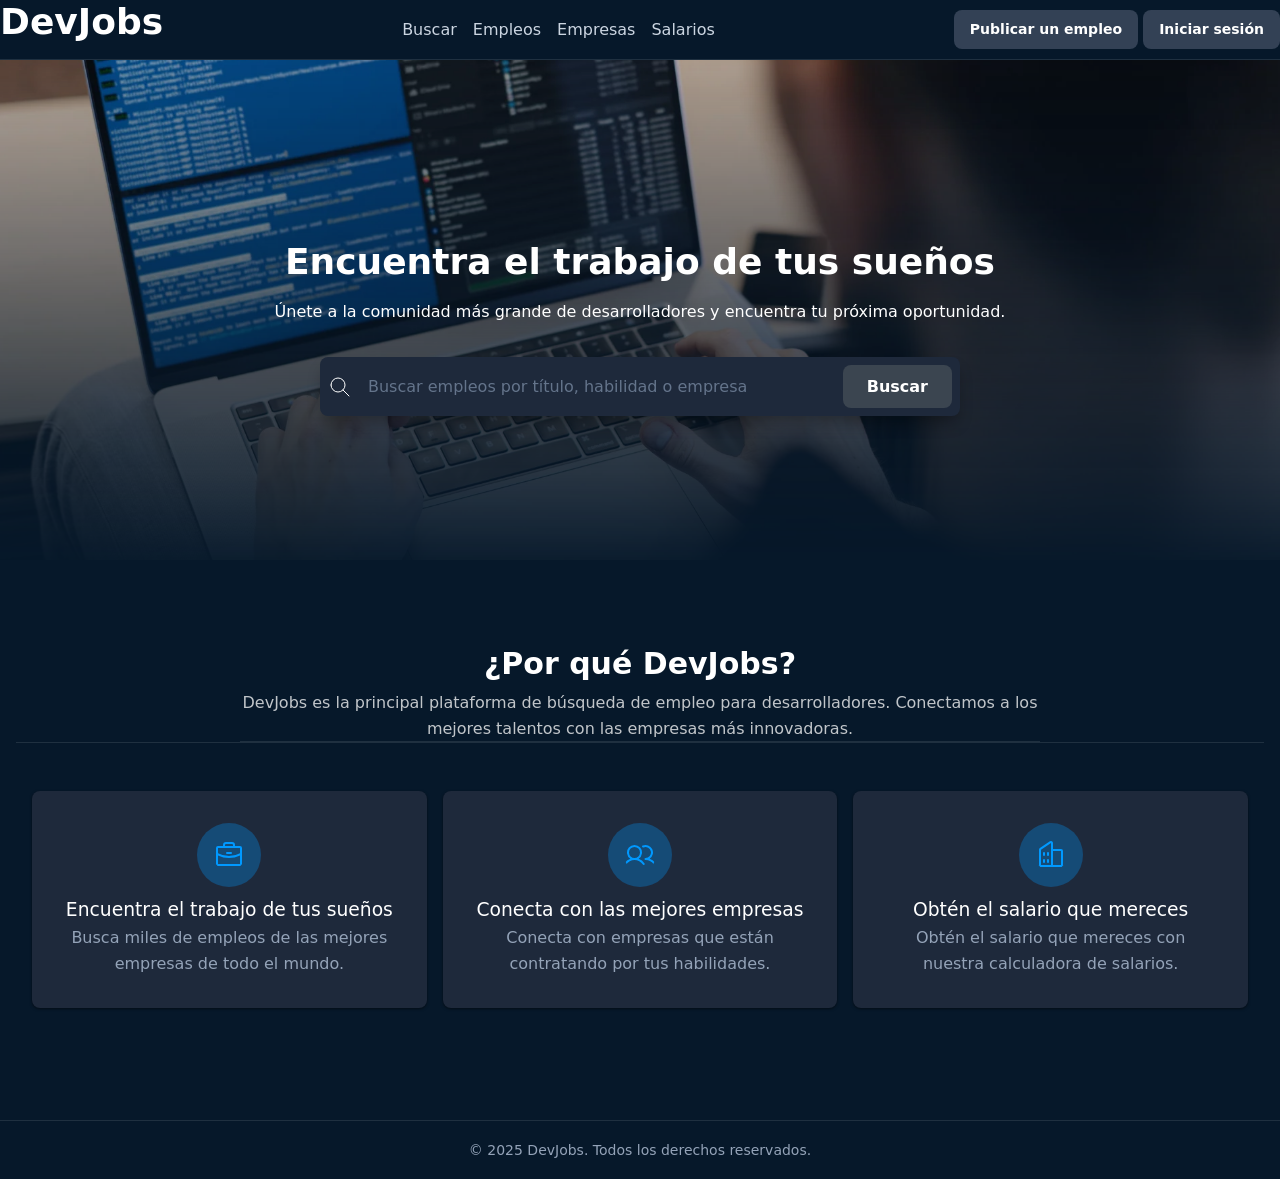
<file: index.html>
<!DOCTYPE html>
<html lang="es">

<head>
  <title>DevJobs - Inicio</title>
  <meta charset="UTF-8" />
  <meta name="description" content="Encuentra las mejores ofertas de trabajo para desarrolladores en DevJobs.">

  <link rel="stylesheet" href="./style.css" />
</head>

<body>
  <header>
    <h1>DevJobs</h1>

    <nav>
      <a href="">Buscar</a>
      <a href="">Empleos</a>
      <a href="">Empresas</a>
      <a href="">Salarios</a>
    </nav>

    <div>
      <a href="">Publicar un empleo</a>
      <a href="">Iniciar sesión</a>
    </div>
  </header>

  <main>
    <section class="section-1">
      <img src="background.webp" width="200" />

      <h1>Encuentra el trabajo de tus sueños</h1>

      <p>Únete a la comunidad más grande de desarrolladores y encuentra tu próxima oportunidad.</p>

      <form role="search">
        <div>
          <svg xmlns="http://www.w3.org/2000/svg" width="24" height="24" viewBox="0 0 24 24" fill="none"
          stroke="currentColor" stroke-width="1" stroke-linecap="round" stroke-linejoin="round"
          class="icon icon-tabler icons-tabler-outline icon-tabler-search">
          <path stroke="none" d="M0 0h24v24H0z" fill="none" />
          <path d="M10 10m-7 0a7 7 0 1 0 14 0a7 7 0 1 0 -14 0" />
          <path d="M21 21l-6 -6" />
        </svg>

        <input required type="text" placeholder="Buscar empleos por título, habilidad o empresa">

        <button type="submit">Buscar</button>
        </div>
        
      </form>
    </section>

    <section class="section-2">

      <header>
        <h2>¿Por qué DevJobs?</h2>
        <p>DevJobs es la principal plataforma de búsqueda de empleo para desarrolladores. Conectamos a los mejores
          talentos con las empresas más innovadoras.</p>
      </header>

      <footer>
        <article>
          <svg fill="currentColor" height="32" viewBox="0 0 256 256" width="32" xmlns="http://www.w3.org/2000/svg"
            aria-hidden="true">
            <path
              d="M216,56H176V48a24,24,0,0,0-24-24H104A24,24,0,0,0,80,48v8H40A16,16,0,0,0,24,72V200a16,16,0,0,0,16,16H216a16,16,0,0,0,16-16V72A16,16,0,0,0,216,56ZM96,48a8,8,0,0,1,8-8h48a8,8,0,0,1,8,8v8H96ZM216,72v41.61A184,184,0,0,1,128,136a184.07,184.07,0,0,1-88-22.38V72Zm0,128H40V131.64A200.19,200.19,0,0,0,128,152a200.25,200.25,0,0,0,88-20.37V200ZM104,112a8,8,0,0,1,8-8h32a8,8,0,0,1,0,16H112A8,8,0,0,1,104,112Z">
            </path>
          </svg>
          <h3>Encuentra el trabajo de tus sueños</h3>
          <p>Busca miles de empleos de las mejores empresas de todo el mundo.</p>
        </article>

        <article>
          <svg fill="currentColor" height="32" viewBox="0 0 256 256" width="32" xmlns="http://www.w3.org/2000/svg"
            aria-hidden="true">
            <path
              d="M117.25,157.92a60,60,0,1,0-66.5,0A95.83,95.83,0,0,0,3.53,195.63a8,8,0,1,0,13.4,8.74,80,80,0,0,1,134.14,0,8,8,0,0,0,13.4-8.74A95.83,95.83,0,0,0,117.25,157.92ZM40,108a44,44,0,1,1,44,44A44.05,44.05,0,0,1,40,108Zm210.14,98.7a8,8,0,0,1-11.07-2.33A79.83,79.83,0,0,0,172,168a8,8,0,0,1,0-16,44,44,0,1,0-16.34-84.87,8,8,0,1,1-5.94-14.85,60,60,0,0,1,55.53,105.64,95.83,95.83,0,0,1,47.22,37.71A8,8,0,0,1,250.14,206.7Z">
            </path>
          </svg>
          <h3>Conecta con las mejores empresas</h3>
          <p>Conecta con empresas que están contratando por tus habilidades.</p>
        </article>

        <article>
          <svg fill="currentColor" height="32" viewBox="0 0 256 256" width="32" xmlns="http://www.w3.org/2000/svg"
            aria-hidden="true">
            <path
              d="M240,208H224V96a16,16,0,0,0-16-16H144V32a16,16,0,0,0-24.88-13.32L39.12,72A16,16,0,0,0,32,85.34V208H16a8,8,0,0,0,0,16H240a8,8,0,0,0,0-16ZM208,96V208H144V96ZM48,85.34,128,32V208H48ZM112,112v16a8,8,0,0,1-16,0V112a8,8,0,1,1,16,0Zm-32,0v16a8,8,0,0,1-16,0V112a8,8,0,1,1,16,0Zm0,56v16a8,8,0,0,1-16,0V168a8,8,0,0,1,16,0Zm32,0v16a8,8,0,0,1-16,0V168a8,8,0,0,1,16,0Z">
            </path>
          </svg>
          <h3>Obtén el salario que mereces</h3>
          <p>Obtén el salario que mereces con nuestra calculadora de salarios.</p>
        </article>
      </footer>

    </section>
  </main>

  <footer>
    <small>&copy; 2025 DevJobs. Todos los derechos reservados.</small>
  </footer>
</body>

</html>
</file>
<file: style.css>
* {
  margin: 0;
  padding: 0;
  box-sizing: border-box;
}



:root {
  --primary: #3b4550;
  --primary-dark: #0a3d66;
  --primary-hover: #0d5ba8;
  --primary-light: #09f;
  --background: #06182a;
  --text-primary: #ffffff;
  --text-secondary: #cbd5e1;
  --text-muted: #94a3b8;
  --border: rgba(255, 255, 255, 0.1);
  --card-bg: #1e293b;
  --shadow: rgba(0, 0, 0, 0.3);
  --input-bg: #1e293b;
  --hsla-example: hsla(210, 100%, 56%, 1);
}




@font-face {
  font-family: 'Inter Variable';
  font-style: normal;
  font-display: swap;
  font-weight: 100 900;
  src: url(https://cdn.jsdelivr.net/fontsource/fonts/inter:vf@latest/latin-wght-normal.woff2) format('woff2-variations');
  unicode-range: U+0000-00FF,U+0131,U+0152-0153,U+02BB-02BC,U+02C6,U+02DA,U+02DC,U+0304,U+0308,U+0329,U+2000-206F,U+20AC,U+2122,U+2191,U+2193,U+2212,U+2215,U+FEFF,U+FFFD;
}



body {
  font-family: system-ui;
  background-color: var(--background);
  color: var(--text-primary);
  min-width: 100vw;
  min-height: 100vh;
  display: flex;
  flex-direction: column;
  line-height: 1.6;
}



/* Títulos principales */
h1 {
  font-size: 2.25rem;
  font-weight: 900;
  margin-bottom: 1rem;
  line-height: 1.2;
  text-wrap: balance;
}

h1 + p {
  text-wrap: balance;
  margin-bottom: 2rem
}

/* Header */
header {
  border-bottom: 1px solid var(--border);
  background: var(--background);
  padding: .5rem 1rem;
  display: flex;
  align-items: center;
  justify-content: space-between;
  gap: 2rem;

  h2 {
    font-size: 1.25rem;
    font-weight: 700;
    color: var(--text-primary);
  }
}

/* Navegación del header a otras páginas */
nav {
  align-items: center;
  gap: 1rem;
  display: flex;

  a {
    text-decoration: none;
    color: var(--text-secondary);
    transition: color 0.2s;
    font-weight: 500;

    &:hover, &:focus {
      color: var(--primary);
      outline: none;
    }
  }
}

/* Botones del Header */
header div a {
  padding: 0.5rem 1rem;
  border-radius: 0.5rem;
  background-color: #334155;
  color: var(--text-primary);
  display: inline-block;
  font-size: 0.875rem;
  font-weight: 700;
  text-decoration: none;
  /* TODO */
}

/* Hero */
main > section:nth-child(1) {
  height: 500px;
  text-align: center;
  display: flex;
  flex-direction: column;
  justify-content: center;
  align-items: center;

  h1 {
    padding-top: 36px;
  }

  & > img {
    position: absolute;
    width: 100%;
    height: 100%;
    object-fit: cover;
    z-index: -1;
    left: 0;
    right: 0;
    mask-image: linear-gradient(to bottom, rgba(16, 25, 34, 1) 5%, rgba(16, 25, 34, 0) 80%);
  }
}

/* Formulario de Búsqueda */
form {
  max-width: 42rem;
  width: 100%;
  margin: 0 auto;
  padding-inline: 1rem;
}

form > div {
  display: flex;
  align-items: center;
  background-color: var(--input-bg);
  border-radius: 0.5rem;
  box-shadow: 0 10px 15px -3px var(--shadow);
  padding: 0.5rem;
  gap: 0.5rem;
}

form span {
  padding-left: 0.75rem;
  color: var(--text-muted);
  display: flex;
  align-items: center;
  flex-shrink: 0;
}

form input[type="text"] {
  flex: 1;
  background: transparent;
  border: none;
  outline: none;
  color: var(--text-primary);
  padding: 0.75rem 0.5rem;
  font-size: 1rem;
  font-family: inherit;
}

form input[type="text"]::placeholder {
  color: #64748b;
}

form button[type="submit"] {
  padding: 0.75rem 1.5rem;
  border-radius: 0.5rem;
  background-color: var(--primary);
  color: white;
  font-weight: 700;
  border: none;
  cursor: pointer;
  transition: background-color 0.2s;
  font-family: inherit;
  font-size: 1rem;
  white-space: nowrap;
}

form button[type="submit"]:hover,
form button[type="submit"]:focus {
  background-color: var(--primary-hover);
  outline: 2px solid white;
  outline-offset: 2px;
}

/* Features Section */

main > section:nth-child(2) {
  padding-inline: 1rem;
  background-color: var(--background);
  padding-top: 5rem;
  padding-bottom: 5rem;

  & > header {
    gap: 2px;
    flex-direction: column;
    max-width: 800px;
    margin: 0 auto;

    h2 {
      margin-bottom: 0;
    }

    p {
      opacity: .75;
    }
  }

  & > div {
    max-width: 1280px;
    margin: 0 auto;
  }
}
main > section:nth-child(2) h2 {
  font-size: 1.875rem;
  font-weight: 700;
  color: var(--text-primary);
  margin-bottom: 1rem;
}
main > section:nth-child(2) p {
  text-align: center;
}
main > section:nth-child(2) > div > div:first-child > p {
  font-size: 1.125rem;
  color: var(--text-muted);
  max-width: 42rem;
  margin: 0 auto;
}

/* Grid de Features */
main > section:nth-child(2) footer {
  padding-top: 3rem;
  display: grid;
  grid-template-columns: repeat(auto-fit, minmax(280px, 1fr));
  gap: 16px
}

/* Feature Cards */
/* article {
  background-color: var(--card-bg);
  padding: 2rem;
  margin-bottom: 16px;
  border-radius: 0.5rem;                   
  box-shadow: 0px 1px 3px 0 var(--shadow); 

  svg {
    color: var(--primary-light);          
    background: rgba(0, 153, 255, 0.3);  
    border-radius: 9999px;               
    width: 64px;                         
    height: 64px;                        
    padding: 16px;                       
  }

  h3 {
    font-weight: 500;
  }

  p {
    color: var(--text-muted);
  }
} */

/* Footer */
footer {
  background-color: var(--background);
  border-top: 1px solid var(--border);
  text-align: center;
  padding: 16px;

  small {
    color: var(--text-muted);
    font-size: 0.875rem;
  }
}

article {
  background-color: var(--card-bg);
  padding: 2rem;
  margin-bottom: 16px;
  border-radius: 0.5rem;
  box-shadow: 0px 1px 3px 0px rgba(0, 0, 0, 0.5);

  svg {
    color: var(--primary-light);
    background: rgba(0, 153, 255, .3);
    width: 64px;
    height: 64px;
    border-radius: 100%;
    padding: 16px;
  }

  p {
    color: var(--text-muted);
  }

  h3 {
    font-weight: 500;
  }
}

/*Medias Queries*/
@media (min-width: 769px){
  header{
    max-width: 100%;
    padding: 0px;


  }
}
</file>
